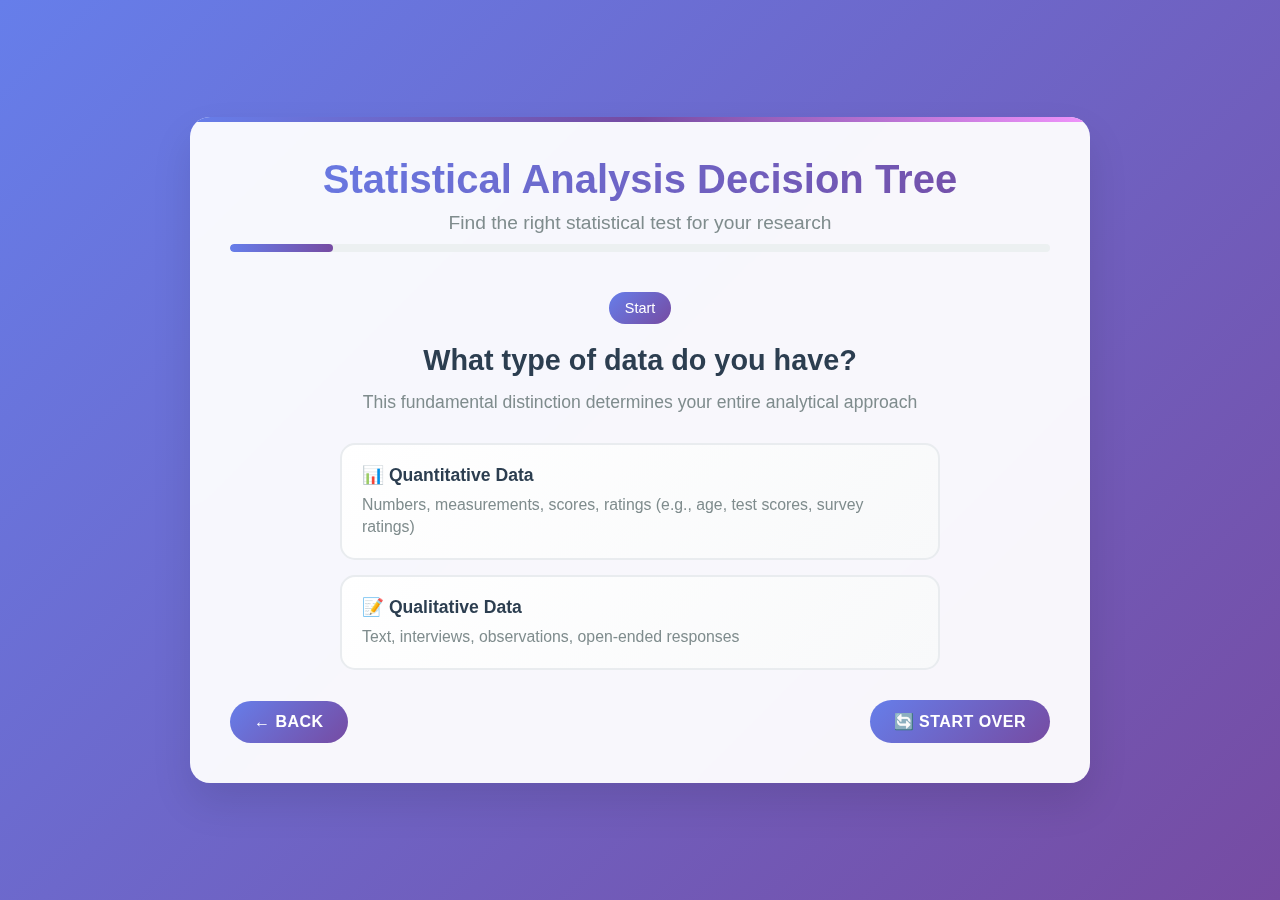
<file: index.html>
<html>
<head>
  <meta charset="UTF-8">
  <title>Statistical Analysis Decision Tree</title>
  <!-- Add your CSS link here: -->
  <link rel="stylesheet" href="style.css">
</head>
<body>

<div class="container">
        <div class="header">
            <h1>Statistical Analysis Decision Tree</h1>
            <p>Find the right statistical test for your research</p>
            <div class="progress-bar">
                <div class="progress-fill" id="progressFill"></div>
            </div>
        </div>

        <div class="breadcrumb" id="breadcrumb"></div>

        <!-- Question 1: Data Type -->
        <div class="question-container active" id="q1">
            <div class="question">
                <h2>What type of data do you have?</h2>
                <p>This fundamental distinction determines your entire analytical approach</p>
            </div>
            <div class="options">
                <button class="option-button" onclick="navigate('q2-quantitative')">
                    <div class="option-title">📊 Quantitative Data</div>
                    <div class="option-description">Numbers, measurements, scores, ratings (e.g., age, test scores, survey ratings)</div>
                </button>
                <button class="option-button" onclick="navigate('q2-qualitative')">
                    <div class="option-title">📝 Qualitative Data</div>
                    <div class="option-description">Text, interviews, observations, open-ended responses</div>
                </button>
            </div>
        </div>

        <!-- Question 2A: Quantitative Scale -->
        <div class="question-container" id="q2-quantitative">
            <div class="question">
                <h2>What's your measurement scale?</h2>
                <p>Different scales require different statistical approaches</p>
            </div>
            <div class="info-box">
                <h4>💡 Likert Scale Guidance:</h4>
                <p>3-point scales (e.g., Agree/Neutral/Disagree) → Treat as ordinal<br>
                4+ point scales (e.g., 1-5 rating) → Can treat as continuous if normally distributed</p>
            </div>
            <div class="options">
                <button class="option-button" onclick="navigate('q3-categorical')">
                    <div class="option-title">🏷️ Categorical</div>
                    <div class="option-description">Distinct categories (e.g., gender, department, yes/no)</div>
                </button>
                <button class="option-button" onclick="navigate('q3-ordinal')">
                    <div class="option-title">📈 Ordinal</div>
                    <div class="option-description">Ranked order (e.g., 1st/2nd/3rd, satisfaction levels, 3-point Likert)</div>
                </button>
                <button class="option-button" onclick="navigate('q3-continuous')">
                    <div class="option-title">📏 Continuous</div>
                    <div class="option-description">Precise measurements (e.g., height, temperature, test scores, 4+ point Likert)</div>
                </button>
            </div>
        </div>

        <!-- Question 2B: Qualitative Analysis -->
        <div class="question-container" id="q2-qualitative">
            <div class="question">
                <h2>How do you want to analyze your qualitative data?</h2>
                <p>Choose your analytical approach</p>
            </div>
            <div class="options">
                <button class="option-button" onclick="showResult('qualitative-exploration')">
                    <div class="option-title">🔍 Explore Themes</div>
                    <div class="option-description">Word clouds, thematic analysis, content analysis</div>
                </button>
                <button class="option-button" onclick="navigate('q2-quantitative')">
                    <div class="option-title">🔄 Convert to Categories</div>
                    <div class="option-description">Turn themes into categorical variables for quantitative analysis</div>
                </button>
            </div>
        </div>

        <!-- Question 3: Analysis Purpose -->
        <div class="question-container" id="q3-categorical">
            <div class="question">
                <h2>What do you want to analyze?</h2>
                <p>Your research question determines the statistical test</p>
            </div>
            <div class="options">
                <button class="option-button" onclick="navigate('q4-categorical-groups')">
                    <div class="option-title">👥 Compare Groups</div>
                    <div class="option-description">Test if different groups have different category distributions</div>
                </button>
                <button class="option-button" onclick="navigate('q4-categorical-relationship')">
                    <div class="option-title">🔗 Test Relationships</div>
                    <div class="option-description">See if two categorical variables are related</div>
                </button>
                <button class="option-button" onclick="showResult('categorical-descriptive')">
                    <div class="option-title">📋 Describe Only</div>
                    <div class="option-description">Frequencies, percentages, cross-tabulations</div>
                </button>
            </div>
        </div>

        <div class="question-container" id="q3-ordinal">
            <div class="question">
                <h2>What's your analysis goal?</h2>
                <p>Ordinal data requires non-parametric approaches</p>
            </div>
            <div class="options">
                <button class="option-button" onclick="navigate('q4-ordinal-groups')">
                    <div class="option-title">👥 Compare Groups</div>
                    <div class="option-description">Compare rankings or ordinal responses between groups</div>
                </button>
                <button class="option-button" onclick="navigate('q4-ordinal-relationship')">
                    <div class="option-title">🔗 Test Relationships</div>
                    <div class="option-description">Correlation between ordinal variables</div>
                </button>
                <button class="option-button" onclick="showResult('ordinal-descriptive')">
                    <div class="option-title">📊 Describe Only</div>
                    <div class="option-description">Medians, percentiles, frequency distributions</div>
                </button>
            </div>
        </div>

        <div class="question-container" id="q3-continuous">
            <div class="question">
                <h2>What's your analysis goal?</h2>
                <p>Continuous data offers the most analytical options</p>
            </div>
            <div class="options">
                <button class="option-button" onclick="navigate('q4-continuous-groups')">
                    <div class="option-title">👥 Compare Groups</div>
                    <div class="option-description">Test if group means are significantly different</div>
                </button>
                <button class="option-button" onclick="navigate('q4-continuous-relationship')">
                    <div class="option-title">🔗 Test Relationships</div>
                    <div class="option-description">Correlation or regression analysis</div>
                </button>
                <button class="option-button" onclick="showResult('continuous-descriptive')">
                    <div class="option-title">📊 Describe Only</div>
                    <div class="option-description">Means, standard deviations, distributions</div>
                </button>
            </div>
        </div>

        <!-- Group Analysis Questions -->
        <div class="question-container" id="q4-categorical-groups">
            <div class="question">
                <h2>How many groups are you comparing?</h2>
            </div>
            <div class="options">
                <button class="option-button" onclick="showResult('chi-square-goodness')">
                    <div class="option-title">1️⃣ One Group</div>
                    <div class="option-description">Test if your sample matches expected proportions</div>
                </button>
                <button class="option-button" onclick="showResult('chi-square-independence')">
                    <div class="option-title">2️⃣ Two or More Groups</div>
                    <div class="option-description">Test if group membership affects category distribution</div>
                </button>
            </div>
        </div>

        <div class="question-container" id="q4-ordinal-groups">
            <div class="question">
                <h2>How many groups and what type?</h2>
            </div>
            <div class="options">
                <button class="option-button" onclick="navigate('q5-ordinal-independent')">
                    <div class="option-title">👥 Independent Groups</div>
                    <div class="option-description">Different participants in each group</div>
                </button>
                <button class="option-button" onclick="navigate('q5-ordinal-repeated')">
                    <div class="option-title">🔄 Repeated Measures</div>
                    <div class="option-description">Same participants measured multiple times</div>
                </button>
            </div>
        </div>

        <div class="question-container" id="q4-continuous-groups">
            <div class="question">
                <h2>How many groups and what type?</h2>
            </div>
            <div class="options">
                <button class="option-button" onclick="navigate('q5-continuous-independent')">
                    <div class="option-title">👥 Independent Groups</div>
                    <div class="option-description">Different participants in each group</div>
                </button>
                <button class="option-button" onclick="navigate('q5-continuous-repeated')">
                    <div class="option-title">🔄 Repeated Measures</div>
                    <div class="option-description">Same participants measured multiple times</div>
                </button>
            </div>
        </div>

        <!-- Final Group Questions -->
        <div class="question-container" id="q5-ordinal-independent">
            <div class="question">
                <h2>How many independent groups?</h2>
            </div>
            <div class="options">
                <button class="option-button" onclick="showResult('mann-whitney')">
                    <div class="option-title">2️⃣ Two Groups</div>
                    <div class="option-description">Compare ordinal responses between two independent groups</div>
                </button>
                <button class="option-button" onclick="showResult('kruskal-wallis')">
                    <div class="option-title">3️⃣+ Three or More Groups</div>
                    <div class="option-description">Compare ordinal responses across multiple groups</div>
                </button>
            </div>
        </div>

        <div class="question-container" id="q5-ordinal-repeated">
            <div class="question">
                <h2>How many time points or conditions?</h2>
            </div>
            <div class="options">
                <button class="option-button" onclick="showResult('wilcoxon-signed-rank')">
                    <div class="option-title">2️⃣ Two Time Points</div>
                    <div class="option-description">Compare before/after or two related conditions</div>
                </button>
                <button class="option-button" onclick="showResult('friedman')">
                    <div class="option-title">3️⃣+ Three or More Time Points</div>
                    <div class="option-description">Compare across multiple time points or conditions</div>
                </button>
            </div>
        </div>

        <div class="question-container" id="q5-continuous-independent">
            <div class="question">
                <h2>How many independent groups?</h2>
                <p>We'll check data assumptions to recommend parametric vs non-parametric tests</p>
            </div>
            <div class="options">
                <button class="option-button" onclick="showResult('independent-t-test')">
                    <div class="option-title">2️⃣ Two Groups</div>
                    <div class="option-description">Compare means between two independent groups</div>
                </button>
                <button class="option-button" onclick="showResult('one-way-anova')">
                    <div class="option-title">3️⃣+ Three or More Groups</div>
                    <div class="option-description">Compare means across multiple groups</div>
                </button>
            </div>
        </div>

        <div class="question-container" id="q5-continuous-repeated">
            <div class="question">
                <h2>How many time points or conditions?</h2>
            </div>
            <div class="options">
                <button class="option-button" onclick="showResult('paired-t-test')">
                    <div class="option-title">2️⃣ Two Time Points</div>
                    <div class="option-description">Compare means before/after or two related conditions</div>
                </button>
                <button class="option-button" onclick="showResult('repeated-measures-anova')">
                    <div class="option-title">3️⃣+ Three or More Time Points</div>
                    <div class="option-description">Compare means across multiple time points</div>
                </button>
            </div>
        </div>

        <!-- Relationship Questions -->
        <div class="question-container" id="q4-categorical-relationship">
            <div class="question">
                <h2>What type of relationship?</h2>
            </div>
            <div class="options">
                <button class="option-button" onclick="showResult('chi-square-independence')">
                    <div class="option-title">🔗 Two Categorical Variables</div>
                    <div class="option-description">Test if two categorical variables are independent</div>
                </button>
            </div>
        </div>

        <div class="question-container" id="q4-ordinal-relationship">
            <div class="question">
                <h2>What type of relationship?</h2>
            </div>
            <div class="options">
                <button class="option-button" onclick="showResult('spearman-correlation')">
                    <div class="option-title">📈 Correlation</div>
                    <div class="option-description">Measure strength of monotonic relationship</div>
                </button>
            </div>
        </div>

        <div class="question-container" id="q4-continuous-relationship">
            <div class="question">
                <h2>What type of relationship?</h2>
            </div>
            <div class="options">
                <button class="option-button" onclick="showResult('pearson-correlation')">
                    <div class="option-title">📊 Correlation</div>
                    <div class="option-description">Measure linear relationship strength</div>
                </button>
                <button class="option-button" onclick="showResult('linear-regression')">
                    <div class="option-title">📉 Regression</div>
                    <div class="option-description">Predict one variable from another</div>
                </button>
            </div>
        </div>

        <!-- Results -->
        <div class="result-container" id="result"></div>

        <div class="navigation">
            <button class="nav-button" onclick="goBack()" id="backButton">← Back</button>
            <button class="nav-button" onclick="restart()">🔄 Start Over</button>
        </div>
    </div>
  <script src="script.js"></script>
</body>
</html>
</file>
<file: style.css>
* {
            margin: 0;
            padding: 0;
            box-sizing: border-box;
        }

        body {
            font-family: 'Segoe UI', Tahoma, Geneva, Verdana, sans-serif;
            background: linear-gradient(135deg, #667eea 0%, #764ba2 100%);
            min-height: 100vh;
            display: flex;
            align-items: center;
            justify-content: center;
            color: #333;
        }

        .container {
            background: rgba(255, 255, 255, 0.95);
            backdrop-filter: blur(10px);
            border-radius: 20px;
            box-shadow: 0 20px 40px rgba(0, 0, 0, 0.1);
            padding: 40px;
            max-width: 900px;
            width: 90%;
            min-height: 600px;
            position: relative;
            overflow: hidden;
        }

        .container::before {
            content: '';
            position: absolute;
            top: 0;
            left: 0;
            right: 0;
            height: 5px;
            background: linear-gradient(90deg, #667eea, #764ba2, #f093fb);
            border-radius: 20px 20px 0 0;
        }

        .header {
            text-align: center;
            margin-bottom: 40px;
        }

        .header h1 {
            font-size: 2.5em;
            color: #2c3e50;
            margin-bottom: 10px;
            background: linear-gradient(135deg, #667eea, #764ba2);
            -webkit-background-clip: text;
            -webkit-text-fill-color: transparent;
            background-clip: text;
        }

        .header p {
            font-size: 1.2em;
            color: #7f8c8d;
            margin-bottom: 10px;
        }

        .progress-bar {
            width: 100%;
            height: 8px;
            background: #ecf0f1;
            border-radius: 4px;
            overflow: hidden;
            margin-bottom: 30px;
        }

        .progress-fill {
            height: 100%;
            background: linear-gradient(90deg, #667eea, #764ba2);
            width: 0%;
            transition: width 0.5s ease;
            border-radius: 4px;
        }

        .question-container {
            display: none;
            opacity: 0;
            transform: translateY(20px);
            transition: all 0.5s ease;
        }

        .question-container.active {
            display: block;
            opacity: 1;
            transform: translateY(0);
        }

        .question {
            text-align: center;
            margin-bottom: 30px;
        }

        .question h2 {
            font-size: 1.8em;
            color: #2c3e50;
            margin-bottom: 15px;
        }

        .question p {
            font-size: 1.1em;
            color: #7f8c8d;
            margin-bottom: 20px;
        }

        .options {
            display: flex;
            flex-direction: column;
            gap: 15px;
            max-width: 600px;
            margin: 0 auto;
        }

        .option-button {
            background: linear-gradient(135deg, #ffffff, #f8f9fa);
            border: 2px solid #e9ecef;
            border-radius: 15px;
            padding: 20px;
            font-size: 1.1em;
            color: #2c3e50;
            cursor: pointer;
            transition: all 0.3s ease;
            text-align: left;
            position: relative;
            overflow: hidden;
        }

        .option-button::before {
            content: '';
            position: absolute;
            top: 0;
            left: -100%;
            width: 100%;
            height: 100%;
            background: linear-gradient(90deg, transparent, rgba(255,255,255,0.4), transparent);
            transition: left 0.5s ease;
        }

        .option-button:hover {
            border-color: #667eea;
            transform: translateY(-2px);
            box-shadow: 0 10px 25px rgba(102, 126, 234, 0.2);
        }

        .option-button:hover::before {
            left: 100%;
        }

        .option-button:active {
            transform: translateY(0);
        }

        .option-title {
            font-weight: bold;
            color: #2c3e50;
            margin-bottom: 8px;
        }

        .option-description {
            font-size: 0.9em;
            color: #7f8c8d;
            line-height: 1.4;
        }

        .result-container {
            display: none;
            text-align: center;
            padding: 30px;
            background: linear-gradient(135deg, #667eea, #764ba2);
            color: white;
            border-radius: 15px;
            margin-top: 20px;
        }

        .result-container.active {
            display: block;
            animation: fadeInUp 0.6s ease;
        }

        @keyframes fadeInUp {
            from {
                opacity: 0;
                transform: translateY(30px);
            }
            to {
                opacity: 1;
                transform: translateY(0);
            }
        }

        .result-title {
            font-size: 2em;
            margin-bottom: 15px;
            font-weight: bold;
        }

        .result-description {
            font-size: 1.1em;
            line-height: 1.6;
            margin-bottom: 20px;
        }

        .result-details {
            background: rgba(255, 255, 255, 0.1);
            border-radius: 10px;
            padding: 20px;
            margin-bottom: 20px;
            text-align: left;
        }

        .result-details h3 {
            margin-bottom: 10px;
            color: #ffd700;
        }

        .result-details ul {
            list-style: none;
            padding-left: 0;
        }

        .result-details li {
            margin-bottom: 5px;
            padding-left: 20px;
            position: relative;
        }

        .result-details li::before {
            content: '✓';
            position: absolute;
            left: 0;
            color: #ffd700;
            font-weight: bold;
        }

        .navigation {
            display: flex;
            justify-content: space-between;
            align-items: center;
            margin-top: 30px;
        }

        .nav-button {
            background: linear-gradient(135deg, #667eea, #764ba2);
            color: white;
            border: none;
            padding: 12px 24px;
            border-radius: 25px;
            font-size: 1em;
            cursor: pointer;
            transition: all 0.3s ease;
            text-transform: uppercase;
            letter-spacing: 0.5px;
            font-weight: bold;
        }

        .nav-button:hover {
            transform: translateY(-2px);
            box-shadow: 0 10px 20px rgba(102, 126, 234, 0.3);
        }

        .nav-button:disabled {
            opacity: 0.5;
            cursor: not-allowed;
            transform: none;
            box-shadow: none;
        }

        .breadcrumb {
            display: flex;
            justify-content: center;
            gap: 10px;
            margin-bottom: 20px;
            flex-wrap: wrap;
        }

        .breadcrumb-item {
            background: #ecf0f1;
            padding: 8px 16px;
            border-radius: 20px;
            font-size: 0.9em;
            color: #7f8c8d;
        }

        .breadcrumb-item.active {
            background: linear-gradient(135deg, #667eea, #764ba2);
            color: white;
        }

        .info-box {
            background: #e8f4fd;
            border: 1px solid #b3d9ff;
            border-radius: 10px;
            padding: 15px;
            margin-bottom: 20px;
            color: #2c3e50;
        }

        .info-box h4 {
            color: #1e88e5;
            margin-bottom: 8px;
        }

        @media (max-width: 768px) {
            .container {
                padding: 20px;
                margin: 20px;
            }
            
            .header h1 {
                font-size: 2em;
            }
            
            .question h2 {
                font-size: 1.5em;
            }
            
            .options {
                gap: 10px;
            }
            
            .option-button {
                padding: 15px;
                font-size: 1em;
            }
        }
</file>
